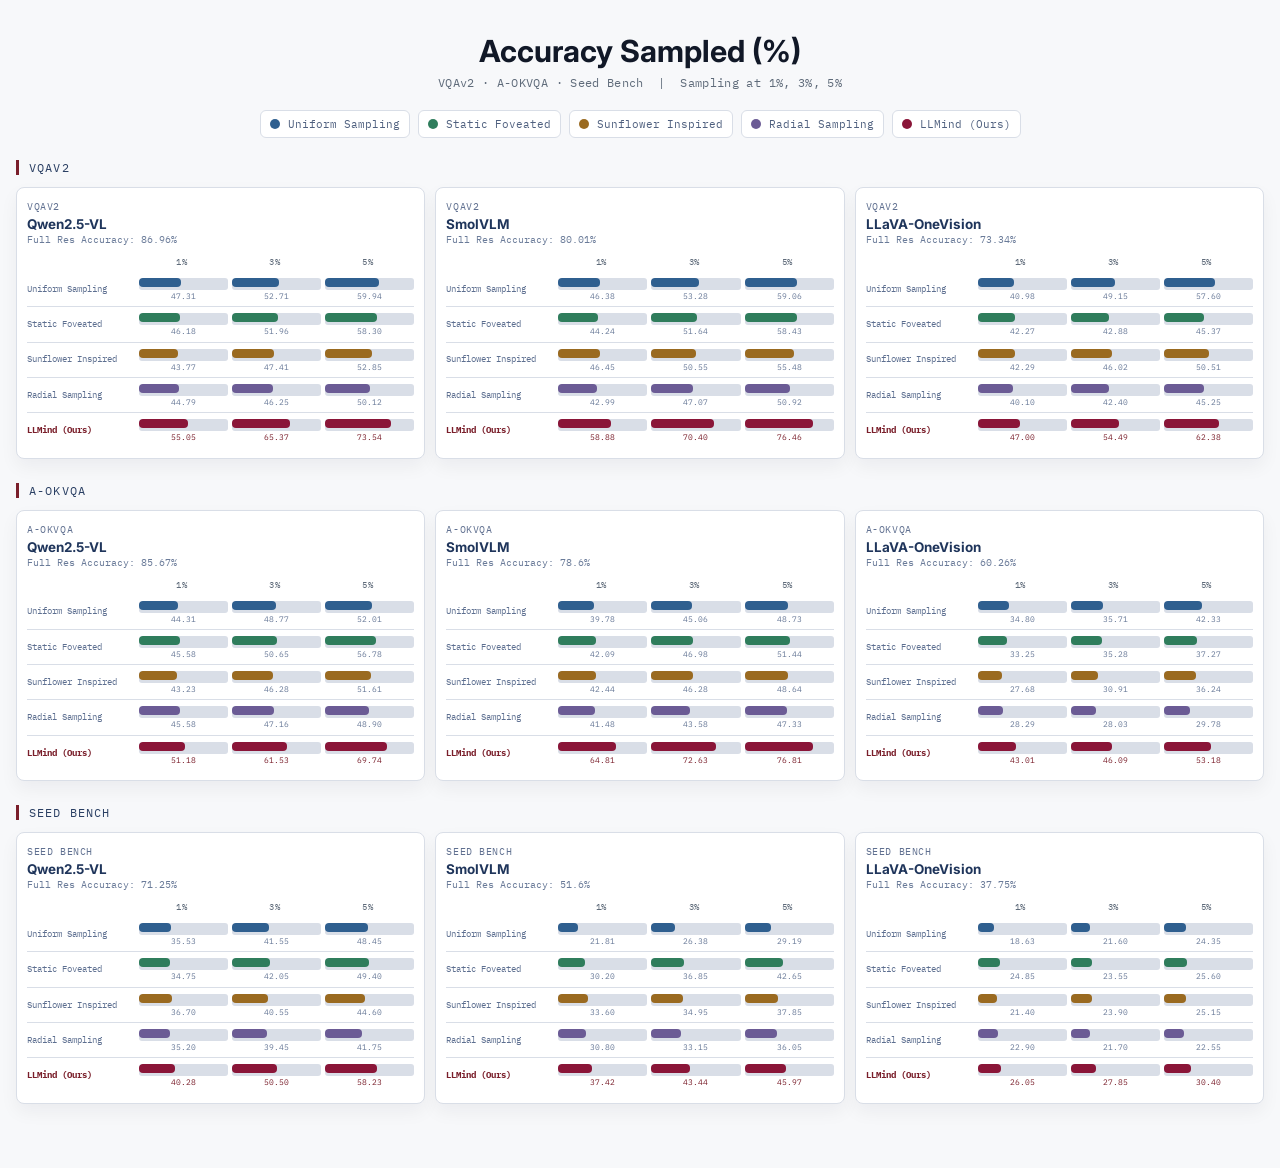
<file: accuracy_charts.html>
<!DOCTYPE html>
<html lang="en">
<head>
<meta charset="UTF-8">
<meta name="viewport" content="width=device-width, initial-scale=1.0">
<title>Accuracy Sampled — VQAv2 · A-OKVQA · Seed Bench</title>
<link href="https://fonts.googleapis.com/css2?family=IBM+Plex+Mono:wght@400;500;600&family=Inter:wght@400;500;600;700&display=swap" rel="stylesheet">
<style>
  :root {
    --bg: #f7f8fa;
    --surface: #ffffff;
    --border: #d9dee7;
    --text: #111827;
    --muted: #5f6b7a;
    --accent: #7a1f2b;
    --accent-soft: #9f2f3e;

    --c1: #2f5f8f;
    --c2: #2f7d5c;
    --c3: #9a6a20;
    --c4: #6b5b95;
    --c5: #8a1538;
  }

  *, *::before, *::after { box-sizing: border-box; margin: 0; padding: 0; }

  body {
    background: var(--bg);
    color: var(--text);
    font-family: 'Inter', sans-serif;
    padding: 34px 16px 40px;
    min-height: 100vh;
  }

  header {
    text-align: center;
    margin-bottom: 20px;
  }

  header h1 {
    font-size: clamp(1.35rem, 4vw, 1.9rem);
    letter-spacing: 0;
    color: var(--text);
    line-height: 1.15;
    font-weight: 700;
  }

  header p {
    margin-top: 6px;
    color: var(--muted);
    font-size: 0.72rem;
    font-family: 'IBM Plex Mono', monospace;
    letter-spacing: 0.03em;
  }

  .legend {
    display: flex;
    flex-wrap: wrap;
    gap: 8px;
    justify-content: center;
    margin-bottom: 22px;
  }

  .legend-item {
    display: inline-flex;
    align-items: center;
    gap: 8px;
    font-size: 0.68rem;
    font-family: 'IBM Plex Mono', monospace;
    color: #4f607f;
    border: 1px solid var(--border);
    border-radius: 6px;
    padding: 6px 9px;
    background: #ffffff;
  }

  .legend-dot {
    width: 10px;
    height: 10px;
    border-radius: 50%;
    flex-shrink: 0;
  }

  .dataset-section {
    margin-bottom: 24px;
  }

  .dataset-label {
    font-family: 'IBM Plex Mono', monospace;
    font-size: 0.72rem;
    letter-spacing: 0.1em;
    color: #2a3f63;
    text-transform: uppercase;
    border-left: 3px solid var(--accent);
    padding-left: 10px;
    margin-bottom: 12px;
    margin-top: 4px;
  }

  .charts-grid {
    display: grid;
    grid-template-columns: repeat(3, minmax(0, 1fr));
    gap: 10px;
  }

  .chart-card {
    background: var(--surface);
    border: 1px solid var(--border);
    border-radius: 8px;
    padding: 12px 10px 10px;
    box-shadow: 0 8px 18px rgba(17, 24, 39, 0.05);
  }

  .chart-title {
    font-size: 0.62rem;
    font-family: 'IBM Plex Mono', monospace;
    color: #607090;
    letter-spacing: 0.06em;
    text-transform: uppercase;
    margin-bottom: 3px;
  }

  .chart-model {
    font-size: 0.84rem;
    font-weight: 700;
    color: #1f355b;
    margin-bottom: 1px;
  }

  .chart-fullres {
    font-size: 0.62rem;
    color: #6a7b99;
    font-family: 'IBM Plex Mono', monospace;
    margin-bottom: 10px;
  }

  .bar-chart {
    display: flex;
    flex-direction: column;
    gap: 0;
  }

  .col-headers {
    display: grid;
    grid-template-columns: 108px repeat(3, 1fr);
    margin-bottom: 4px;
  }

  .col-header {
    font-size: 0.57rem;
    font-family: 'IBM Plex Mono', monospace;
    color: var(--muted);
    text-align: center;
    letter-spacing: 0.03em;
  }

  .bar-row {
    display: grid;
    grid-template-columns: 108px repeat(3, 1fr);
    align-items: center;
    gap: 4px;
    padding: 4px 0;
    border-bottom: 1px solid var(--border);
  }

  .bar-row:last-child { border-bottom: none; }
  .bar-row.ours .method-name { color: var(--accent); font-weight: 700; }

  .method-name {
    font-size: 0.57rem;
    font-family: 'IBM Plex Mono', monospace;
    color: #5d6f90;
    padding-right: 6px;
    line-height: 1.15;
  }

  .bar-cell {
    display: flex;
    flex-direction: column;
    align-items: center;
    gap: 2px;
    padding: 2px 0;
  }

  .bar-fill {
    height: 9px;
    border-radius: 4px;
    min-width: 2px;
    width: 100%;
  }

  .bar-value {
    font-size: 0.52rem;
    font-family: 'IBM Plex Mono', monospace;
    color: #677897;
    white-space: nowrap;
    text-align: center;
    line-height: 1;
  }

  .bar-row.ours .bar-value { color: var(--accent); }

  @media (max-width: 1120px) {
    .charts-grid { grid-template-columns: repeat(2, minmax(0, 1fr)); }
  }

  @media (max-width: 760px) {
    .charts-grid { grid-template-columns: 1fr; }
  }
</style>
</head>
<body>

<header>
  <h1>Accuracy Sampled (%)</h1>
  <p>VQAv2 · A-OKVQA · Seed Bench &nbsp;|&nbsp; Sampling at 1%, 3%, 5%</p>
</header>

<div class="legend">
  <div class="legend-item"><div class="legend-dot" style="background:var(--c1)"></div>Uniform Sampling</div>
  <div class="legend-item"><div class="legend-dot" style="background:var(--c2)"></div>Static Foveated</div>
  <div class="legend-item"><div class="legend-dot" style="background:var(--c3)"></div>Sunflower Inspired</div>
  <div class="legend-item"><div class="legend-dot" style="background:var(--c4)"></div>Radial Sampling</div>
  <div class="legend-item"><div class="legend-dot" style="background:var(--c5)"></div>LLMind (Ours)</div>
</div>

<div id="root"></div>

<script>
// ── DATA ────────────────────────────────────────────────────────────────────
// Structure: datasets[dataset][model] = { fullRes, methods: [[1%,3%,5%], ...] }
// Methods order: Uniform, StaticFoveated, Sunflower, Radial, LLMind

const data = {
  "VQAv2": {
    "Qwen2.5-VL": {
      fullRes: 86.96,
      methods: [
        [47.31, 52.71, 59.94],
        [46.18, 51.96, 58.30],
        [43.77, 47.41, 52.85],
        [44.79, 46.25, 50.12],
        [55.05, 65.37, 73.54],
      ]
    },
    "SmolVLM": {
      fullRes: 80.01,
      methods: [
        [46.38, 53.28, 59.06],
        [44.24, 51.64, 58.43],
        [46.45, 50.55, 55.48],
        [42.99, 47.07, 50.92],
        [58.88, 70.40, 76.46],
      ]
    },
    "LLaVA-OneVision": {
      fullRes: 73.34,
      methods: [
        [40.98, 49.15, 57.60],
        [42.27, 42.88, 45.37],
        [42.29, 46.02, 50.51],
        [40.10, 42.40, 45.25],
        [47.00, 54.49, 62.38],
      ]
    },
  },
  "A-OKVQA": {
    "Qwen2.5-VL": {
      fullRes: 85.67,
      methods: [
        [44.31, 48.77, 52.01],
        [45.58, 50.65, 56.78],
        [43.23, 46.28, 51.61],
        [45.58, 47.16, 48.90],
        [51.18, 61.53, 69.74],
      ]
    },
    "SmolVLM": {
      fullRes: 78.60,
      methods: [
        [39.78, 45.06, 48.73],
        [42.09, 46.98, 51.44],
        [42.44, 46.28, 48.64],
        [41.48, 43.58, 47.33],
        [64.81, 72.63, 76.81],
      ]
    },
    "LLaVA-OneVision": {
      fullRes: 60.26,
      methods: [
        [34.80, 35.71, 42.33],
        [33.25, 35.28, 37.27],
        [27.68, 30.91, 36.24],
        [28.29, 28.03, 29.78],
        [43.01, 46.09, 53.18],
      ]
    },
  },
  "Seed Bench": {
    "Qwen2.5-VL": {
      fullRes: 71.25,
      methods: [
        [35.53, 41.55, 48.45],
        [34.75, 42.05, 49.4],
        [36.70, 40.55, 44.6],
        [35.20, 39.45, 41.75],
        [40.28, 50.50, 58.23],
      ]
    },
    "SmolVLM": {
      fullRes: 51.6,
      methods: [
        [21.81, 26.38, 29.19],
        [30.20, 36.85, 42.65],
        [33.60, 34.95, 37.85],
        [30.80, 33.15, 36.05],
        [37.42, 43.44, 45.97],
      ]
    },
    "LLaVA-OneVision": {
      fullRes: 37.75,
      methods: [
        [18.63, 21.60, 24.35],
        [24.85, 23.55, 25.60],
        [21.40, 23.90, 25.15],
        [22.90, 21.70, 22.55],
        [26.05, 27.85, 30.40],
      ]
    },
  }
};

const methodNames = [
  "Uniform Sampling",
  "Static Foveated",
  "Sunflower Inspired",
  "Radial Sampling",
  "LLMind (Ours)",
];

const colors = ["var(--c1)", "var(--c2)", "var(--c3)", "var(--c4)", "var(--c5)"];

// ── RENDER ──────────────────────────────────────────────────────────────────
function buildChart(dataset, model, info) {
  // find global max for this chart for scaling
  const maxVal = 100;

  let rowsHTML = info.methods.map((vals, mi) => {
    const isOurs = mi === 4;
    const cells = vals.map(v => {
      const pct = (v / maxVal * 100).toFixed(1);
      return `
        <div class="bar-cell">
          <div style="width:100%;background:var(--border);border-radius:3px;height:12px;overflow:hidden;">
            <div class="bar-fill" style="width:${pct}%;background:${colors[mi]}"></div>
          </div>
          <div class="bar-value">${v.toFixed(2)}</div>
        </div>`;
    }).join('');
    return `
      <div class="bar-row${isOurs ? ' ours' : ''}">
        <div class="method-name">${methodNames[mi]}</div>
        ${cells}
      </div>`;
  }).join('');

  return `
    <div class="chart-card">
      <div class="chart-title">${dataset}</div>
      <div class="chart-model">${model}</div>
      <div class="chart-fullres">Full Res Accuracy: ${info.fullRes}%</div>
      <div class="bar-chart">
        <div class="col-headers">
          <div></div>
          <div class="col-header">1%</div>
          <div class="col-header">3%</div>
          <div class="col-header">5%</div>
        </div>
        ${rowsHTML}
      </div>
    </div>`;
}

const root = document.getElementById('root');
let delay = 0;

Object.entries(data).forEach(([dataset, models]) => {
  const section = document.createElement('div');
  section.className = 'dataset-section';
  section.innerHTML = `<div class="dataset-label">${dataset}</div><div class="charts-grid" id="grid-${dataset}"></div>`;
  root.appendChild(section);

  const grid = section.querySelector('.charts-grid');
  Object.entries(models).forEach(([model, info]) => {
    const div = document.createElement('div');
    div.innerHTML = buildChart(dataset, model, info);
    const card = div.firstElementChild;
    card.style.animationDelay = `${delay}ms`;
    delay += 80;
    grid.appendChild(card);
  });
});
</script>
</body>
</html>
</file>
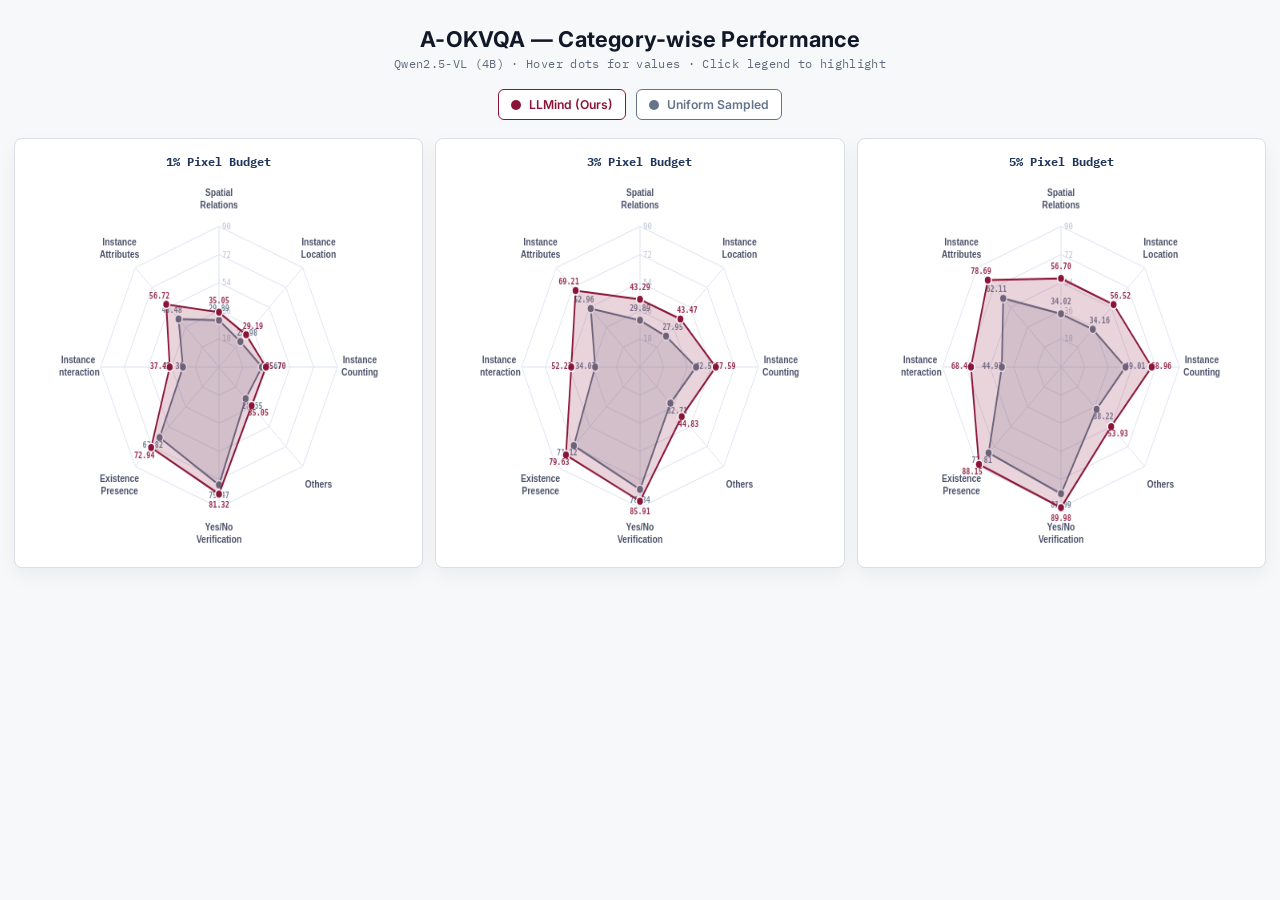
<file: radar_budgets.html>
<!DOCTYPE html>
<html lang="en">
<head>
<meta charset="UTF-8">
<meta name="viewport" content="width=device-width, initial-scale=1.0">
<title>A-OKVQA Category-wise Performance — Pixel Budgets</title>
<link href="https://fonts.googleapis.com/css2?family=IBM+Plex+Mono:wght@400;500;600&family=Inter:wght@400;500;600;700&display=swap" rel="stylesheet">
<style>
  :root {
    --bg: #f7f8fa;
    --surface: #ffffff;
    --border: #d9dee7;
    --text: #111827;
    --muted: #5f6b7a;
    --c-full: #6b8f71;
    --c-llmind: #8a1538;
    --c-uniform: #64748b;
    --accent: #7a1f2b;
    --accent-soft: #9f2f3e;
  }

  *, *::before, *::after { box-sizing: border-box; margin: 0; padding: 0; }

  body {
    background: var(--bg);
    color: var(--text);
    font-family: 'Inter', sans-serif;
    padding: 26px 14px 34px;
    min-height: 100vh;
  }

  header { text-align: center; margin-bottom: 10px; }

  header h1 {
    font-size: clamp(1.08rem, 2.7vw, 1.36rem);
    font-weight: 700;
    color: var(--text);
    letter-spacing: 0.01em;
  }

  header p {
    font-size: 0.72rem;
    color: var(--muted);
    font-family: 'IBM Plex Mono', monospace;
    margin-top: 4px;
    margin-bottom: 18px;
    letter-spacing: 0.03em;
  }

  .legend {
    display: flex;
    gap: 10px;
    justify-content: center;
    margin-bottom: 18px;
    flex-wrap: wrap;
  }

  .legend-item {
    display: inline-flex;
    align-items: center;
    gap: 8px;
    font-size: 0.76rem;
    color: var(--text);
    font-weight: 600;
    cursor: pointer;
    padding: 7px 12px;
    border-radius: 6px;
    border: 1px solid var(--border);
    background: #ffffff;
    transition: border-color 160ms ease, opacity 160ms ease;
    user-select: none;
  }

  .legend-item:hover {
    border-color: currentColor;
  }

  .legend-item.active { border-color: currentColor; }
  .legend-item:not(.active) { opacity: 0.45; }

  .legend-dot {
    width: 10px;
    height: 10px;
    border-radius: 50%;
    flex-shrink: 0;
  }

  .charts-row {
    display: grid;
    grid-template-columns: repeat(3, minmax(0, 1fr));
    gap: 12px;
  }

  .chart-card {
    background: var(--surface);
    border: 1px solid var(--border);
    border-radius: 8px;
    padding: 14px 10px 10px;
    box-shadow: 0 8px 18px rgba(17, 24, 39, 0.05);
    display: flex;
    flex-direction: column;
    align-items: center;
  }

  .card-label {
    font-size: 0.78rem;
    font-family: 'IBM Plex Mono', monospace;
    font-weight: 700;
    color: #1f355b;
    margin-bottom: 8px;
  }

  .card-sub {
    display: none;
  }

  canvas { display: block; cursor: crosshair; width: 100%; height: auto; max-width: 320px; }

  .tooltip {
    position: fixed;
    background: #152644;
    color: #f7faff;
    padding: 8px 12px;
    border-radius: 8px;
    font-size: 0.68rem;
    font-family: 'IBM Plex Mono', monospace;
    pointer-events: none;
    opacity: 0;
    transition: opacity 0.12s;
    z-index: 200;
    line-height: 1.65;
    white-space: nowrap;
    box-shadow: 0 8px 20px rgba(16, 32, 58, 0.2);
  }

  @media (max-width: 1080px) {
    .charts-row { grid-template-columns: repeat(2, minmax(0, 1fr)); }
  }

  @media (max-width: 720px) {
    .charts-row { grid-template-columns: 1fr; }
  }
</style>
</head>
<body>

<header>
  <h1>A-OKVQA — Category-wise Performance</h1>
  <p>Qwen2.5-VL (4B) · Hover dots for values · Click legend to highlight</p>
</header>

<!-- Legend -->
<div class="legend" id="legend">
  <div class="legend-item active" data-idx="0" style="color:#8a1538">
    <div class="legend-dot" style="background:#8a1538"></div>LLMind (Ours)
  </div>
  <div class="legend-item active" data-idx="1" style="color:#64748b">
    <div class="legend-dot" style="background:#64748b"></div>Uniform Sampled
  </div>
</div>

<div class="charts-row" id="chartsRow"></div>
<div class="tooltip" id="tooltip"></div>

<script>
// ── DATA ─────────────────────────────────────────────────────────────────
// Categories clockwise from top
const categories = [
  "Spatial\nRelations",
  "Instance\nLocation",
  "Instance\nCounting",
  "Others",
  "Yes/No\nVerification",
  "Existence\nPresence",
  "Instance\nInteraction",
  "Instance\nAttributes",
];

const SERIES = [
  { label: "LLMind (Ours)",    color: "#8a1538" },
  { label: "Uniform Sampled",  color: "#64748b" },
];

// Values: [LLMind (Ours), Uniform Sampled]
// Order: Spatial Relations, Instance Location, Instance Counting, Others,
//        Yes/No Verification, Existence Presence, Instance Interaction, Instance Attributes
const budgets = [
  {
    title: "1% Pixel Budget",
    values: [
      // LLMind (Ours)
      [35.05, 29.19, 35.70, 35.05, 81.32, 72.94, 37.43, 56.72],
      // Uniform Sampled
      [29.89, 22.98, 32.67, 28.65, 75.47, 63.82, 27.39, 43.48],
    ],
  },
  {
    title: "3% Pixel Budget",
    values: [
      // LLMind (Ours)
      [43.29, 43.47, 57.59, 44.83, 85.91, 79.63, 52.23, 69.21],
      // Uniform Sampled
      [29.89, 27.95, 42.57, 32.71, 78.34, 71.12, 34.07, 52.96],
    ],
  },
  {
    title: "5% Pixel Budget",
    values: [
      // LLMind (Ours)
      [56.70, 56.52, 68.96, 53.93, 89.98, 88.15, 68.44, 78.69],
      // Uniform Sampled
      [34.02, 34.16, 49.01, 38.22, 81.09, 77.81, 44.97, 62.11],
    ],
  },
];

// ── SETTINGS ─────────────────────────────────────────────────────────────
const N      = categories.length;
const SIZE   = 400;
const CX     = SIZE / 2;
const CY     = SIZE / 2;
const R      = 148;
const MIN_V  = 0;
// MAX_V computed per-budget below
// GRID computed per-budget below

// Compute per-budget maxV and grid rings (nearest 10 above all values)
budgets.forEach(b => {
  const rawMax = Math.max(...b.values.flat());
  b.maxV = Math.ceil(rawMax / 10) * 10;
  const step = b.maxV / 5;
  b.grid = Array.from({length: 5}, (_, i) => Math.round(step * (i + 1)));
});

// Visibility state per series index
const visible = [true, true];

function valToR(v, maxV) {
  return (v / maxV) * R;
}
function toXY(angleRad, radius) {
  return {
    x: CX + radius * Math.sin(angleRad),
    y: CY - radius * Math.cos(angleRad),
  };
}

function hexToRgb(hex) {
  const r = parseInt(hex.slice(1,3),16);
  const g = parseInt(hex.slice(3,5),16);
  const b = parseInt(hex.slice(5,7),16);
  return `${r},${g},${b}`;
}

// ── DRAW ─────────────────────────────────────────────────────────────────
function drawRadar(canvas, budget, highlightSeries) {
  const ctx = canvas.getContext("2d");
  ctx.clearRect(0, 0, SIZE, SIZE);
  const angles = Array.from({length: N}, (_, i) => (2 * Math.PI * i) / N);

  // Grid polygons
  budget.grid.forEach(val => {
    const r = valToR(val, budget.maxV);
    ctx.beginPath();
    angles.forEach((a, i) => {
      const p = toXY(a, r);
      i === 0 ? ctx.moveTo(p.x, p.y) : ctx.lineTo(p.x, p.y);
    });
    ctx.closePath();
    ctx.strokeStyle = "#dde2f0";
    ctx.lineWidth = 1;
    ctx.stroke();
    // Grid value label
    ctx.fillStyle = "#b8bdd0";
    ctx.font = "9px IBM Plex Mono, monospace";
    ctx.textAlign = "left";
    ctx.fillText(val, CX + 4, CY - r + 3);
  });

  // Axis spokes
  angles.forEach(a => {
    const outer = toXY(a, R);
    ctx.beginPath();
    ctx.moveTo(CX, CY);
    ctx.lineTo(outer.x, outer.y);
    ctx.strokeStyle = "#dde2f0";
    ctx.lineWidth = 1;
    ctx.stroke();
  });

  // Draw each series (reverse so index-0 is on top)
  [...SERIES].reverse().forEach((s, ri) => {
    const di = SERIES.length - 1 - ri;
    if (!visible[di]) return;

    const isHigh = highlightSeries === null || highlightSeries === di;
    const alpha = isHigh ? 1 : 0.15;
    const fillA = isHigh ? 0.18 : 0.04;

    const pts = budget.values[di].map((v, i) => toXY(angles[i], valToR(v, budget.maxV)));

    // Fill
    ctx.beginPath();
    pts.forEach((p, i) => i === 0 ? ctx.moveTo(p.x, p.y) : ctx.lineTo(p.x, p.y));
    ctx.closePath();
    ctx.fillStyle = `rgba(${hexToRgb(s.color)},${fillA})`;
    ctx.fill();

    // Stroke
    ctx.beginPath();
    pts.forEach((p, i) => i === 0 ? ctx.moveTo(p.x, p.y) : ctx.lineTo(p.x, p.y));
    ctx.closePath();
    ctx.strokeStyle = `rgba(${hexToRgb(s.color)},${alpha})`;
    ctx.lineWidth = 2;
    ctx.stroke();

    // Dots + value labels
    pts.forEach((p, ci) => {
      // Dot
      ctx.beginPath();
      ctx.arc(p.x, p.y, 4.5, 0, Math.PI * 2);
      ctx.fillStyle = `rgba(${hexToRgb(s.color)},${alpha})`;
      ctx.fill();
      ctx.strokeStyle = `rgba(255,255,255,${alpha})`;
      ctx.lineWidth = 1.5;
      ctx.stroke();

      // Value label
      if (isHigh) {
        const val = budget.values[di][ci];
        const labelR = valToR(val, budget.maxV) + 12;
        const lp = toXY(angles[ci], labelR);
        ctx.fillStyle = `rgba(${hexToRgb(s.color)},0.9)`;
        ctx.font = "bold 8.5px IBM Plex Mono, monospace";
        ctx.textAlign = "center";
        ctx.textBaseline = "middle";
        ctx.fillText(val.toFixed(2), lp.x, lp.y);
      }
    });
  });

  // Category labels
  categories.forEach((cat, i) => {
    const a = angles[i];
    const lp = toXY(a, R + 28);
    ctx.fillStyle = "#4a5068";
    ctx.font = "600 10.5px Inter, sans-serif";
    ctx.textAlign = "center";
    ctx.textBaseline = "middle";
    const lines = cat.split("\n");
    lines.forEach((line, li) => {
      const offset = (li - (lines.length - 1) / 2) * 13;
      ctx.fillText(line, lp.x, lp.y + offset);
    });
  });
}

// ── BUILD UI ──────────────────────────────────────────────────────────────
const row     = document.getElementById("chartsRow");
const tooltip = document.getElementById("tooltip");
const canvases = [];

budgets.forEach((budget, bi) => {
  const card = document.createElement("div");
  card.className = "chart-card";

  const label = document.createElement("div");
  label.className = "card-label";
  label.textContent = budget.title;
  card.appendChild(label);

  const canvas = document.createElement("canvas");
  canvas.width  = SIZE;
  canvas.height = SIZE;
  canvas.style.width  = "380px";
  canvas.style.height = "380px";
  card.appendChild(canvas);
  canvases.push(canvas);
  row.appendChild(card);

  let hoveredSeries = null;

  function redraw() {
    drawRadar(canvas, budget, hoveredSeries);
  }
  redraw();

  // Mouse move — find nearest dot
  canvas.addEventListener("mousemove", e => {
    const rect  = canvas.getBoundingClientRect();
    const sx    = SIZE / rect.width;
    const sy    = SIZE / rect.height;
    const mx    = (e.clientX - rect.left) * sx;
    const my    = (e.clientY - rect.top)  * sy;
    const angles = Array.from({length: N}, (_, i) => (2 * Math.PI * i) / N);

    let bestDist = 999, bestSeries = null, bestCat = null, bestVal = null;

    SERIES.forEach((s, si) => {
      if (!visible[si]) return;
      budget.values[si].forEach((v, ci) => {
        const p = toXY(angles[ci], valToR(v, budget.maxV));
        const d = Math.hypot(mx - p.x, my - p.y);
        if (d < bestDist) {
          bestDist = d; bestSeries = si;
          bestCat = categories[ci].replace("\n"," ");
          bestVal = v;
        }
      });
    });

    if (bestDist < 18) {
      tooltip.style.opacity = "1";
      tooltip.style.left = (e.clientX + 16) + "px";
      tooltip.style.top  = (e.clientY - 12) + "px";
      tooltip.innerHTML  = `<b style="color:${SERIES[bestSeries].color}">${SERIES[bestSeries].label}</b><br>${bestCat}: <b>${bestVal.toFixed(2)}%</b>`;
      if (hoveredSeries !== bestSeries) { hoveredSeries = bestSeries; redraw(); }
    } else {
      tooltip.style.opacity = "0";
      if (hoveredSeries !== null) { hoveredSeries = null; redraw(); }
    }
  });

  canvas.addEventListener("mouseleave", () => {
    tooltip.style.opacity = "0";
    hoveredSeries = null;
    redraw();
  });

  // Store redraw fn on card for legend use
  card._redraw = redraw;
});

// ── LEGEND TOGGLE ─────────────────────────────────────────────────────────
document.querySelectorAll(".legend-item").forEach(item => {
  const idx = parseInt(item.dataset.idx);
  item.addEventListener("click", () => {
    visible[idx] = !visible[idx];
    item.style.opacity = visible[idx] ? "1" : "0.35";
    canvases.forEach((c, bi) => budgets[bi] && drawRadar(c, budgets[bi], null));
  });
});
</script>
</body>
</html>
</file>
